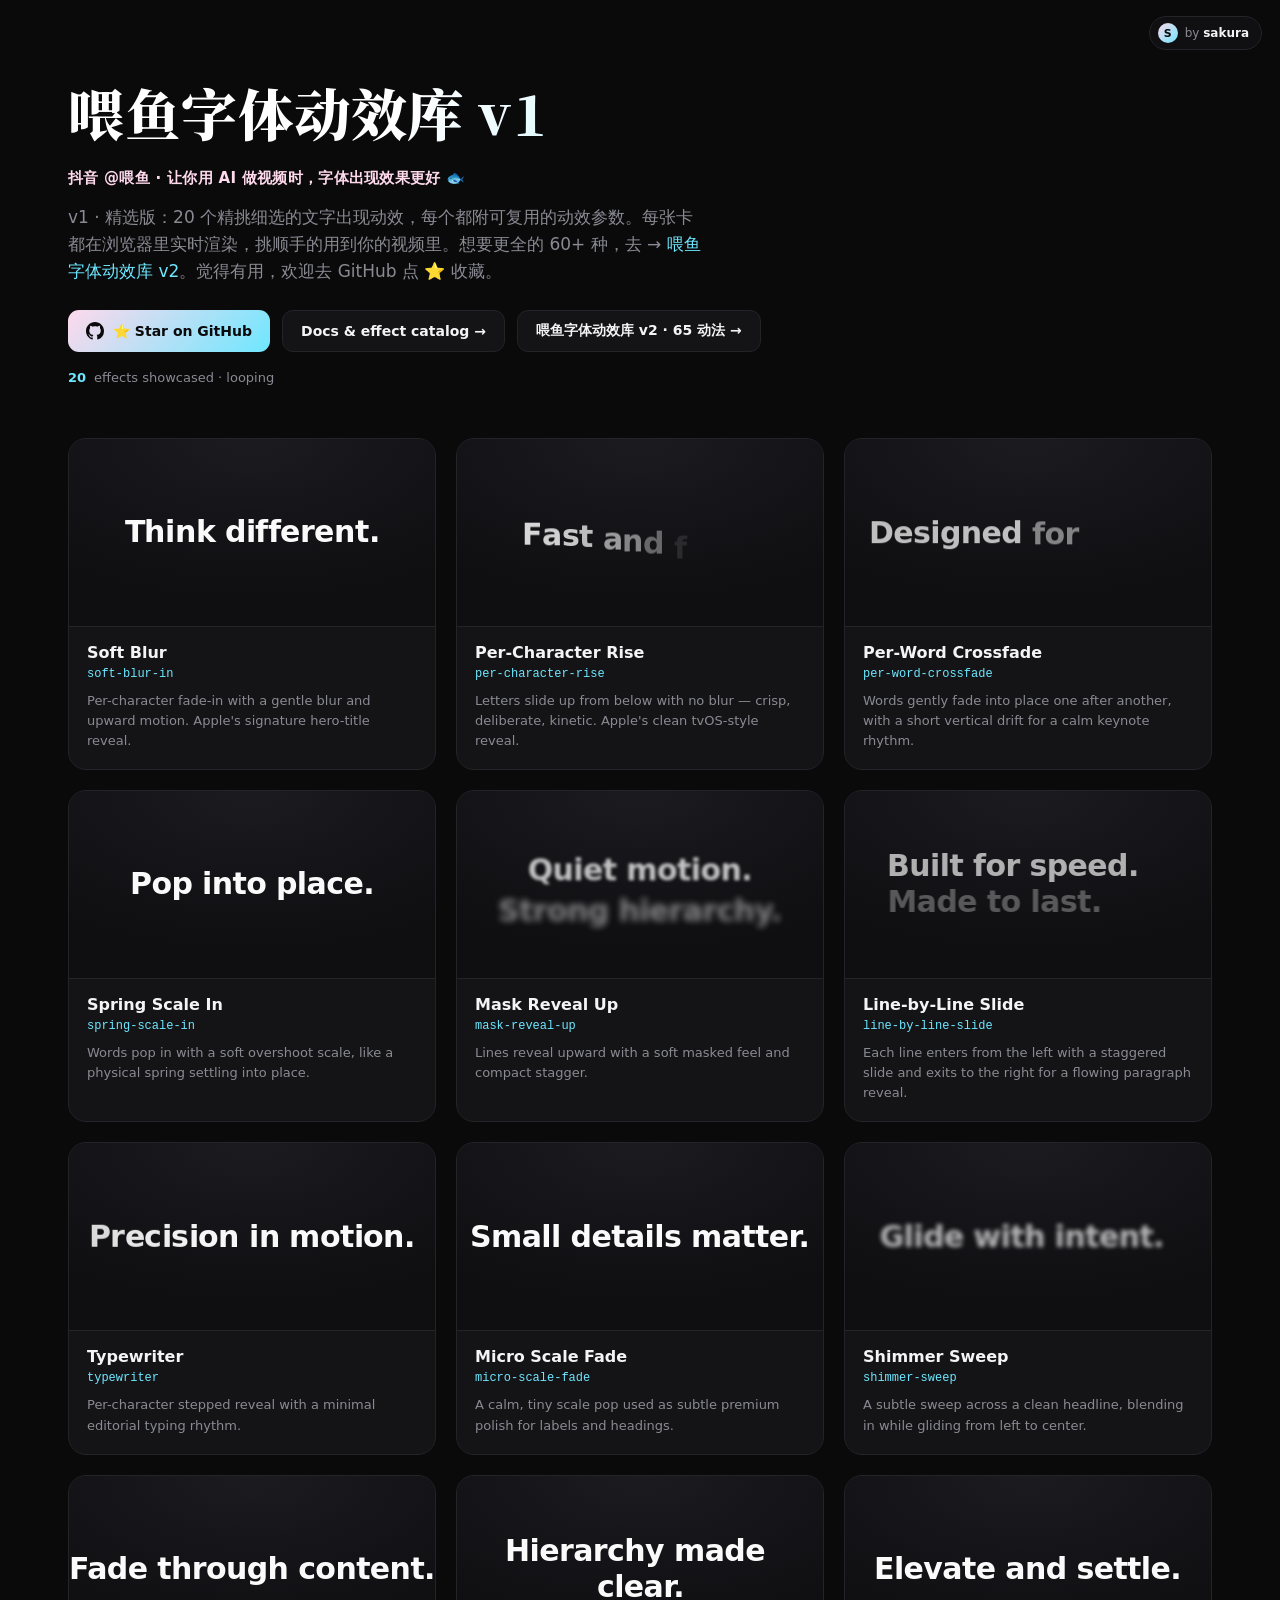
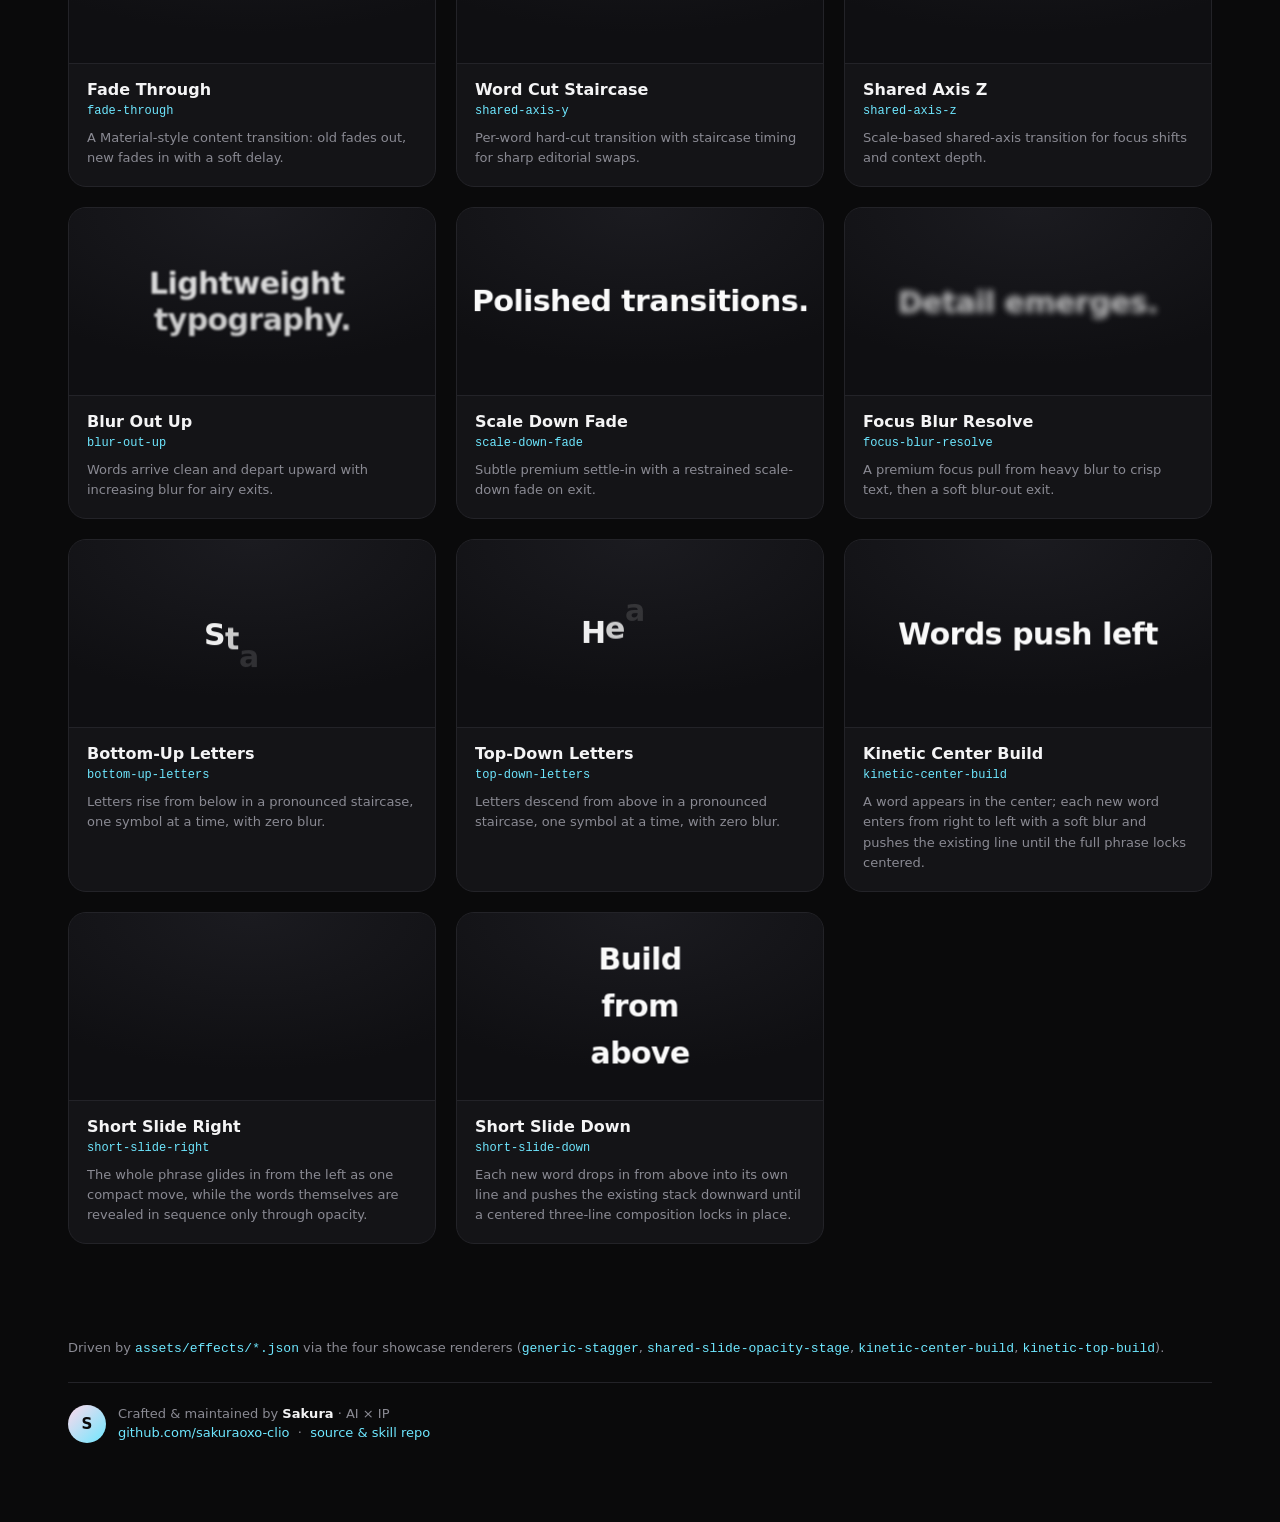
<file: demo/index.html>
<!DOCTYPE html>
<html lang="en">
<head>
<meta charset="UTF-8" />
<meta name="viewport" content="width=device-width, initial-scale=1.0" />
<title>喂鱼字体动效库 v1 · live catalog</title>
<style>
  /* 标题=思源宋体 Noto Serif SC，自托管子集（仅标题字），不依赖 Google Fonts */
  @font-face {
    font-family: "Noto Serif SC"; font-weight: 900; font-display: swap;
    src: url(../assets/library/fonts/noto-serif-sc-title.woff2) format("woff2");
  }
  :root {
    --bg: #0a0a0b;
    --card: #141417;
    --card-edge: #232328;
    --ink: #f4f4f5;
    --muted: #8a8a93;
    --accent: #6ee7ff;
  }
  * { box-sizing: border-box; }
  html, body { margin: 0; padding: 0; }
  body {
    background: var(--bg);
    color: var(--ink);
    font-family: -apple-system, "SF Pro Display", "Segoe UI", system-ui, sans-serif;
    -webkit-font-smoothing: antialiased;
  }
  header {
    max-width: 1200px;
    margin: 0 auto;
    padding: 72px 28px 28px;
  }
  h1 {
    font-size: clamp(34px, 5vw, 56px);
    font-family: "Noto Serif SC", "Songti SC", serif;
    font-weight: 900;
    letter-spacing: 0.01em;
    margin: 0 0 14px;
    background: linear-gradient(120deg, #fff 30%, var(--accent));
    -webkit-background-clip: text;
    background-clip: text;
    color: transparent;
  }
  header p {
    color: var(--muted);
    font-size: 17px;
    line-height: 1.6;
    max-width: 640px;
    margin: 0 0 6px;
  }
  header .tag {
    display: inline-flex;
    gap: 8px;
    margin-top: 18px;
    font-size: 13px;
    color: var(--muted);
  }
  header .tag b { color: var(--accent); font-weight: 600; }
  .grid {
    max-width: 1200px;
    margin: 0 auto;
    padding: 24px 28px 96px;
    display: grid;
    grid-template-columns: repeat(auto-fill, minmax(330px, 1fr));
    gap: 20px;
  }
  .card {
    background: var(--card);
    border: 1px solid var(--card-edge);
    border-radius: 18px;
    overflow: hidden;
    transition: border-color 0.3s, transform 0.3s;
  }
  .card:hover { border-color: #34343c; transform: translateY(-2px); }
  .stage {
    height: 188px;
    display: flex;
    align-items: center;
    justify-content: center;
    text-align: center;
    perspective: 900px;
    background:
      radial-gradient(120% 120% at 50% 0%, #1b1b20 0%, #0f0f12 70%);
    border-bottom: 1px solid var(--card-edge);
    position: relative;
    overflow: hidden;
  }
  .ta-title {
    margin: 0;
    font-size: 30px;
    font-weight: 650;
    letter-spacing: -0.02em;
    line-height: 1.2;
    display: inline-block;
    transform-style: preserve-3d;
    color: #fafafa;
    white-space: pre-wrap;
    padding: 0 16px;
  }
  .ta-unit {
    display: inline-block;
    backface-visibility: hidden;
    white-space: pre;
    will-change: transform, opacity, filter;
  }
  .ta-unit.line { display: block; }
  .ta-kinetic {
    position: relative;
    width: 100%;
    height: 100%;
    font-size: 30px;
    font-weight: 650;
    letter-spacing: -0.02em;
    color: #fafafa;
  }
  .ta-kinetic .ta-unit { white-space: nowrap; }
  .meta { padding: 16px 18px 18px; }
  .meta .name { font-size: 16px; font-weight: 650; }
  .meta .id {
    display: inline-block;
    margin-top: 4px;
    font-size: 12px;
    color: var(--accent);
    font-family: ui-monospace, "SF Mono", Menlo, monospace;
  }
  .meta .desc {
    color: var(--muted);
    font-size: 13px;
    line-height: 1.55;
    margin: 10px 0 0;
  }
  footer {
    max-width: 1200px;
    margin: 0 auto;
    padding: 0 28px 80px;
    color: var(--muted);
    font-size: 13px;
  }
  footer code { color: var(--accent); }
  a { color: var(--accent); text-decoration: none; }
  a:hover { text-decoration: underline; }
  /* sakura signature block */
  .sig {
    display: flex;
    align-items: center;
    gap: 12px;
    margin-top: 26px;
    padding-top: 22px;
    border-top: 1px solid var(--card-edge);
  }
  .sig .avatar {
    width: 38px; height: 38px;
    border-radius: 50%;
    display: grid; place-items: center;
    font-weight: 700; font-size: 15px;
    color: #0a0a0b;
    background: linear-gradient(135deg, #ffd9ec 0%, var(--accent) 100%);
    flex: none;
  }
  .sig .who { line-height: 1.45; }
  .sig .who b { color: var(--ink); font-weight: 650; }
  .sig .who a { color: var(--accent); }
  /* corner watermark */
  .watermark {
    position: fixed;
    top: 16px; right: 18px;
    z-index: 20;
    display: flex; align-items: center; gap: 7px;
    padding: 6px 12px 6px 8px;
    border-radius: 999px;
    background: rgba(20,20,23,0.72);
    border: 1px solid var(--card-edge);
    backdrop-filter: blur(8px);
    font-size: 12px; color: var(--muted);
    text-decoration: none;
    transition: border-color .25s, color .25s;
  }
  .watermark:hover { border-color: var(--accent); color: var(--ink); text-decoration: none; }
  .watermark .dot {
    width: 20px; height: 20px; border-radius: 50%;
    background: linear-gradient(135deg, #ffd9ec 0%, var(--accent) 100%);
    display: grid; place-items: center;
    color: #0a0a0b; font-weight: 700; font-size: 11px;
  }
  .watermark b { color: var(--ink); font-weight: 600; }
  /* header CTA */
  .cta-row { display: flex; flex-wrap: wrap; gap: 12px; margin-top: 24px; }
  .btn {
    display: inline-flex; align-items: center; gap: 9px;
    padding: 11px 18px;
    border-radius: 11px;
    font-size: 14px; font-weight: 600;
    text-decoration: none;
    transition: transform .2s, border-color .2s, background .2s;
  }
  .btn svg { width: 18px; height: 18px; }
  .btn-primary {
    color: #0a0a0b;
    background: linear-gradient(135deg, #ffd9ec 0%, var(--accent) 100%);
  }
  .btn-primary:hover { transform: translateY(-2px); }
  .btn-ghost {
    color: var(--ink);
    border: 1px solid var(--card-edge);
    background: var(--card);
  }
  .btn-ghost:hover { border-color: var(--accent); transform: translateY(-2px); }
</style>
</head>
<body>
  <a class="watermark" href="https://github.com/sakuraoxo-clio/sakura-animate-text" target="_blank" rel="noopener">
    <span class="dot">S</span><span>by&nbsp;<b>sakura</b></span>
  </a>
  <header>
    <h1>喂鱼字体动效库 v1</h1>
    <p style="color:#ffd9ec;font-weight:600;font-size:15px;margin:0 0 14px;letter-spacing:.02em;">抖音 @喂鱼 · 让你用 AI 做视频时，字体出现效果更好 🐟</p>
    <p>v1 · 精选版：20 个精挑细选的文字出现动效，每个都附可复用的动效参数。每张卡都在浏览器里实时渲染，挑顺手的用到你的视频里。想要更全的 60+ 种，去 → <a href="./catalog/">喂鱼字体动效库 v2</a>。觉得有用，欢迎去 GitHub 点 ⭐ 收藏。</p>
    <div class="cta-row">
      <a class="btn btn-primary" href="https://github.com/sakuraoxo-clio/sakura-animate-text" target="_blank" rel="noopener">
        <svg viewBox="0 0 16 16" fill="currentColor" aria-hidden="true"><path d="M8 0C3.58 0 0 3.58 0 8c0 3.54 2.29 6.53 5.47 7.59.4.07.55-.17.55-.38 0-.19-.01-.82-.01-1.49-2.01.37-2.53-.49-2.69-.94-.09-.23-.48-.94-.82-1.13-.28-.15-.68-.52-.01-.53.63-.01 1.08.58 1.23.82.72 1.21 1.87.87 2.33.66.07-.52.28-.87.51-1.07-1.78-.2-3.64-.89-3.64-3.95 0-.87.31-1.59.82-2.15-.08-.2-.36-1.02.08-2.12 0 0 .67-.21 2.2.82.64-.18 1.32-.27 2-.27.68 0 1.36.09 2 .27 1.53-1.04 2.2-.82 2.2-.82.44 1.1.16 1.92.08 2.12.51.56.82 1.27.82 2.15 0 3.07-1.87 3.75-3.65 3.95.29.25.54.73.54 1.48 0 1.07-.01 1.93-.01 2.2 0 .21.15.46.55.38A8.01 8.01 0 0016 8c0-4.42-3.58-8-8-8z"/></svg>
        ⭐ Star on GitHub
      </a>
      <a class="btn btn-ghost" href="https://github.com/sakuraoxo-clio/sakura-animate-text#readme" target="_blank" rel="noopener">Docs &amp; effect catalog →</a>
      <a class="btn btn-ghost" href="./catalog/">喂鱼字体动效库 v2 · 65 动法 →</a>
    </div>
    <div class="tag"><b id="count">0</b> effects showcased · looping</div>
  </header>
  <div class="grid" id="grid"></div>
  <footer>
    Driven by <code>assets/effects/*.json</code> via the four showcase renderers
    (<code>generic-stagger</code>, <code>shared-slide-opacity-stage</code>,
    <code>kinetic-center-build</code>, <code>kinetic-top-build</code>).
    <div class="sig">
      <div class="avatar">S</div>
      <div class="who">
        Crafted &amp; maintained by <b>Sakura</b> · AI&nbsp;×&nbsp;IP<br>
        <a href="https://github.com/sakuraoxo-clio" target="_blank" rel="noopener">github.com/sakuraoxo-clio</a>
        &nbsp;·&nbsp;
        <a href="https://github.com/sakuraoxo-clio/sakura-animate-text" target="_blank" rel="noopener">source &amp; skill repo</a>
      </div>
    </div>
  </footer>
  <script src="effects-data.js"></script>
  <script src="gallery.js"></script>
</body>
</html>
</file>
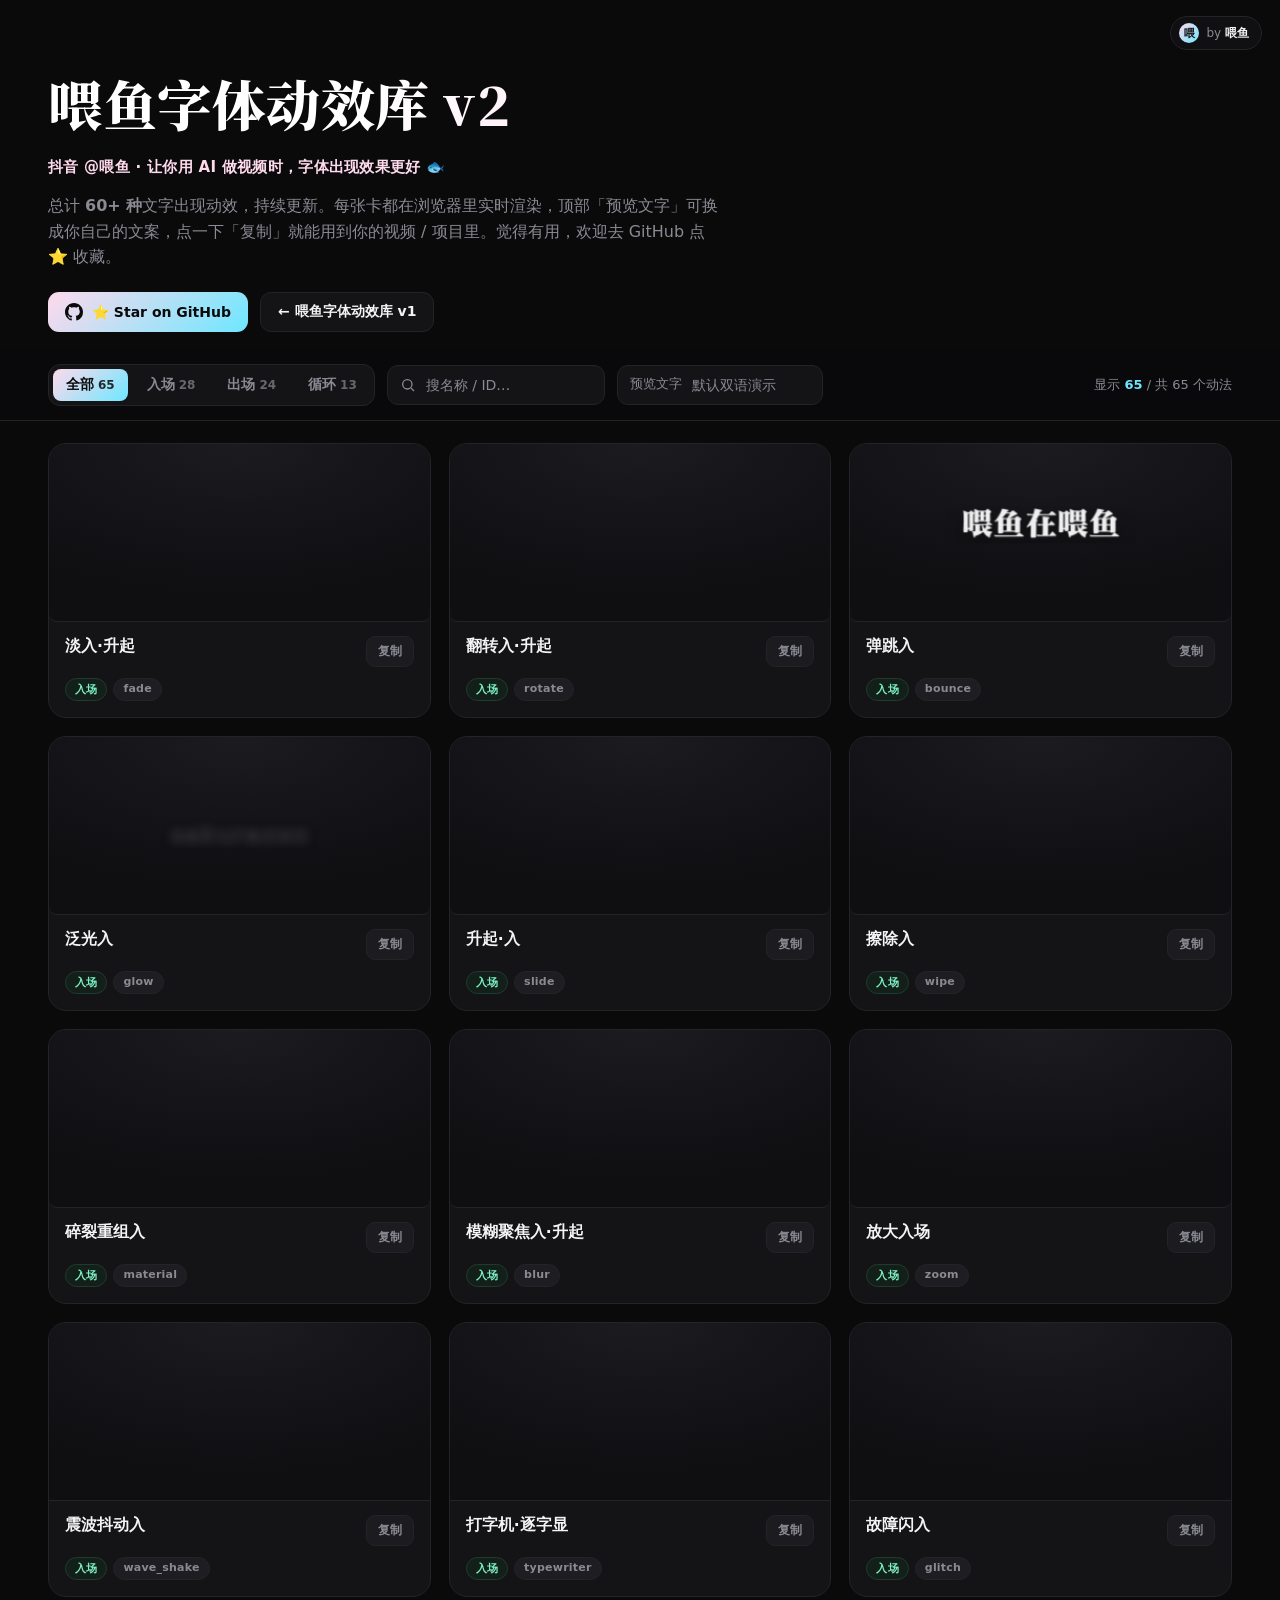
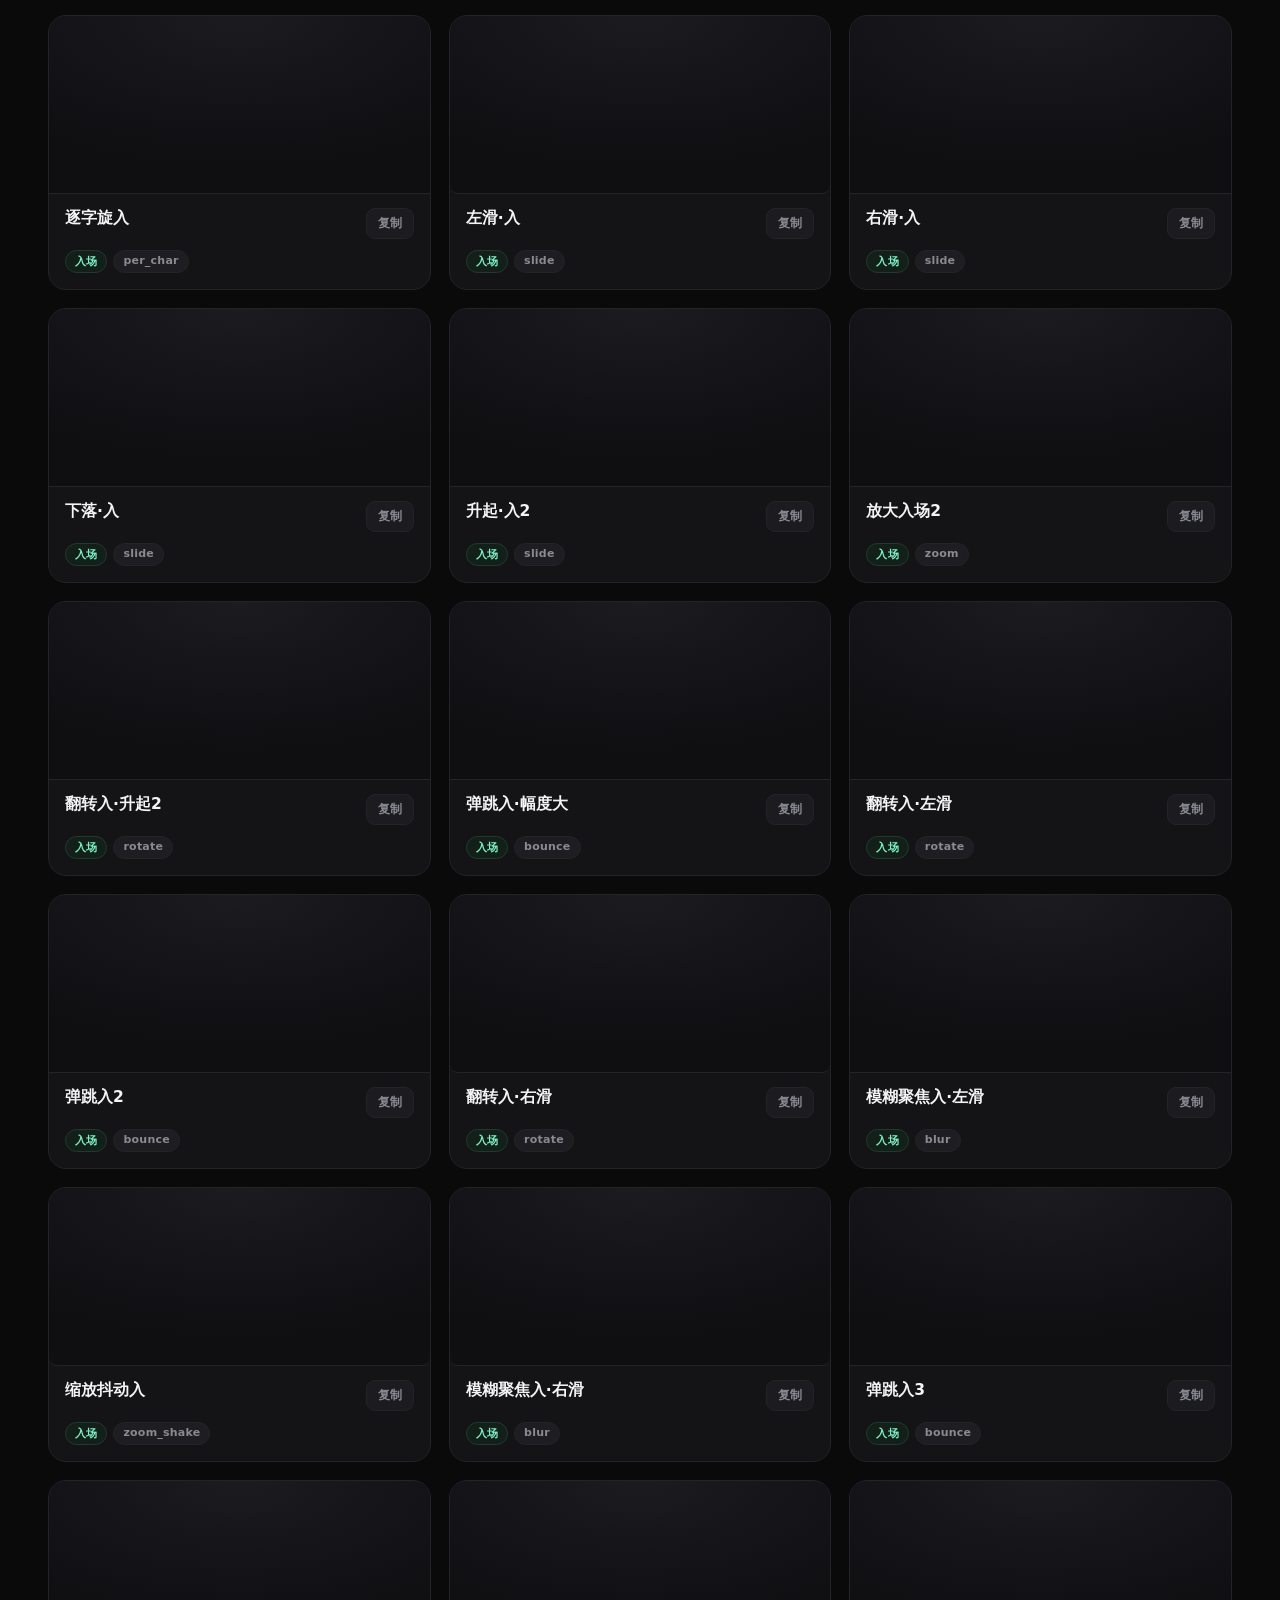
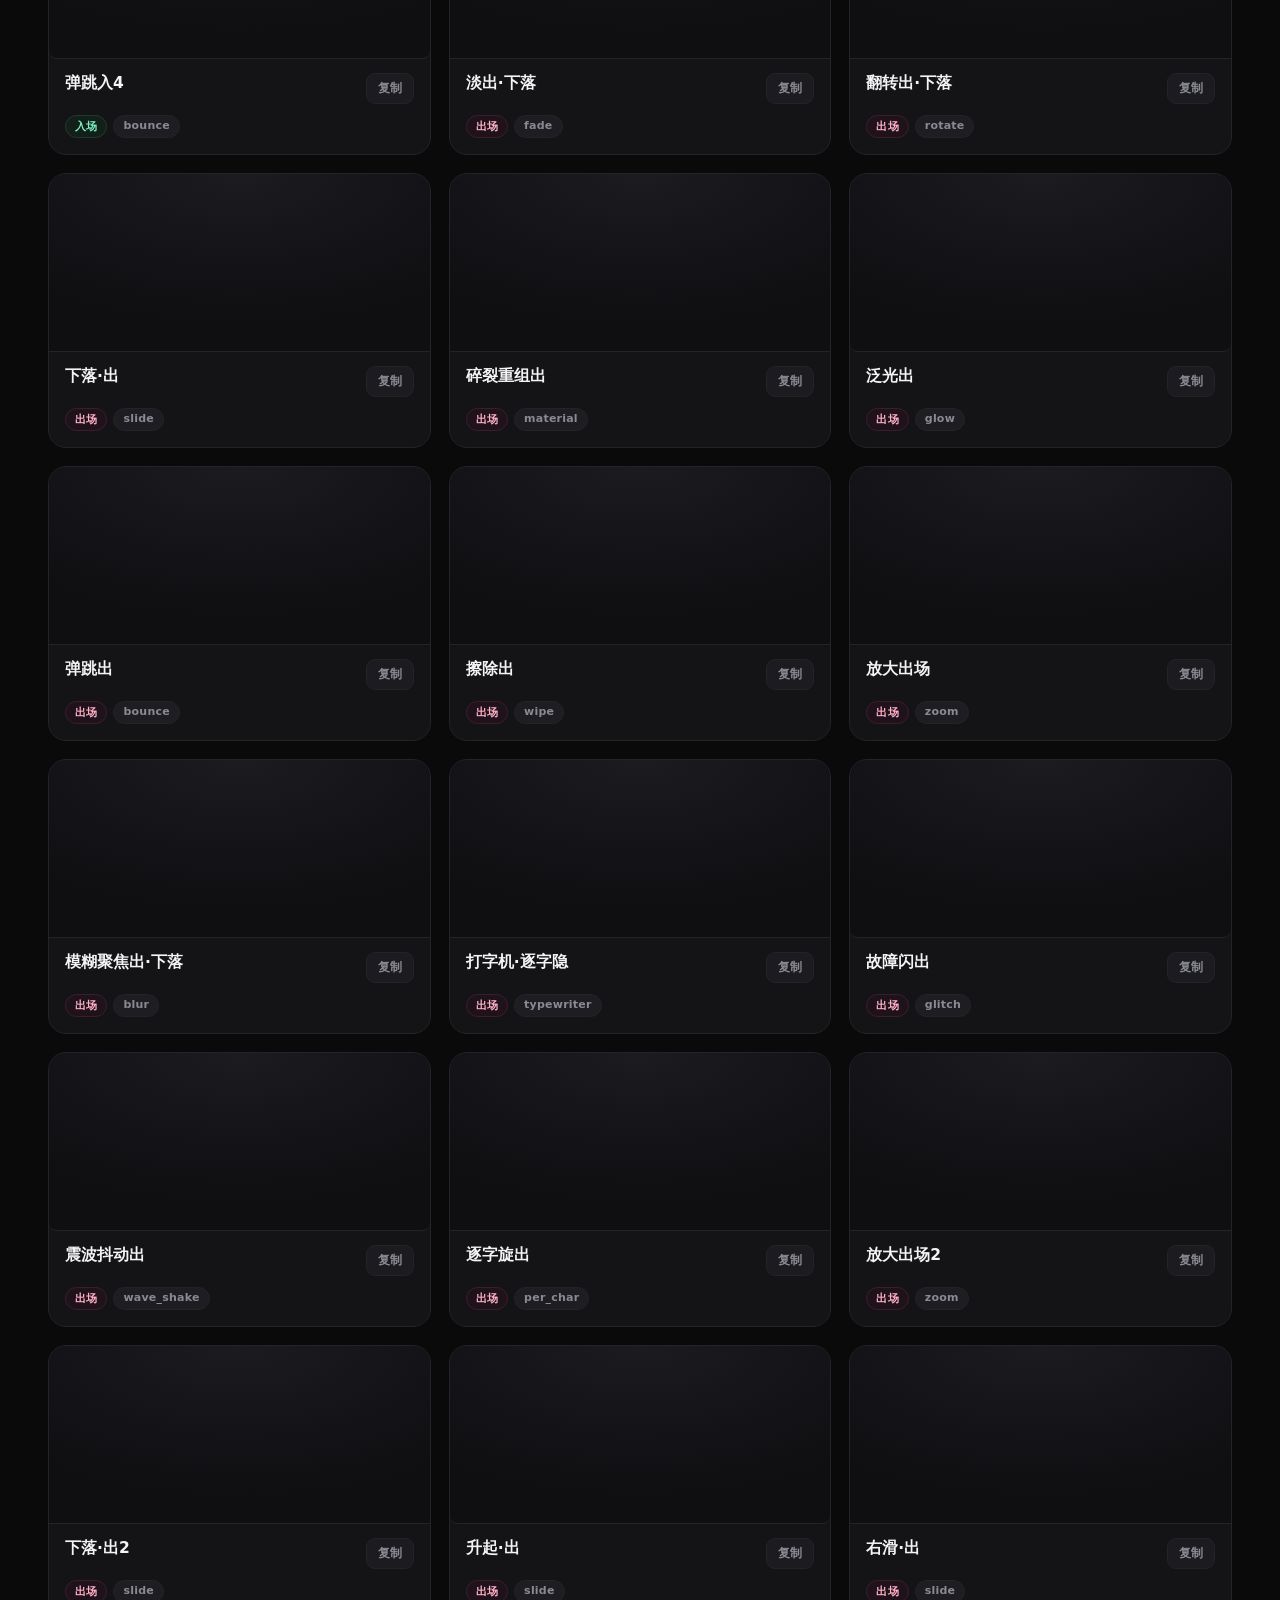
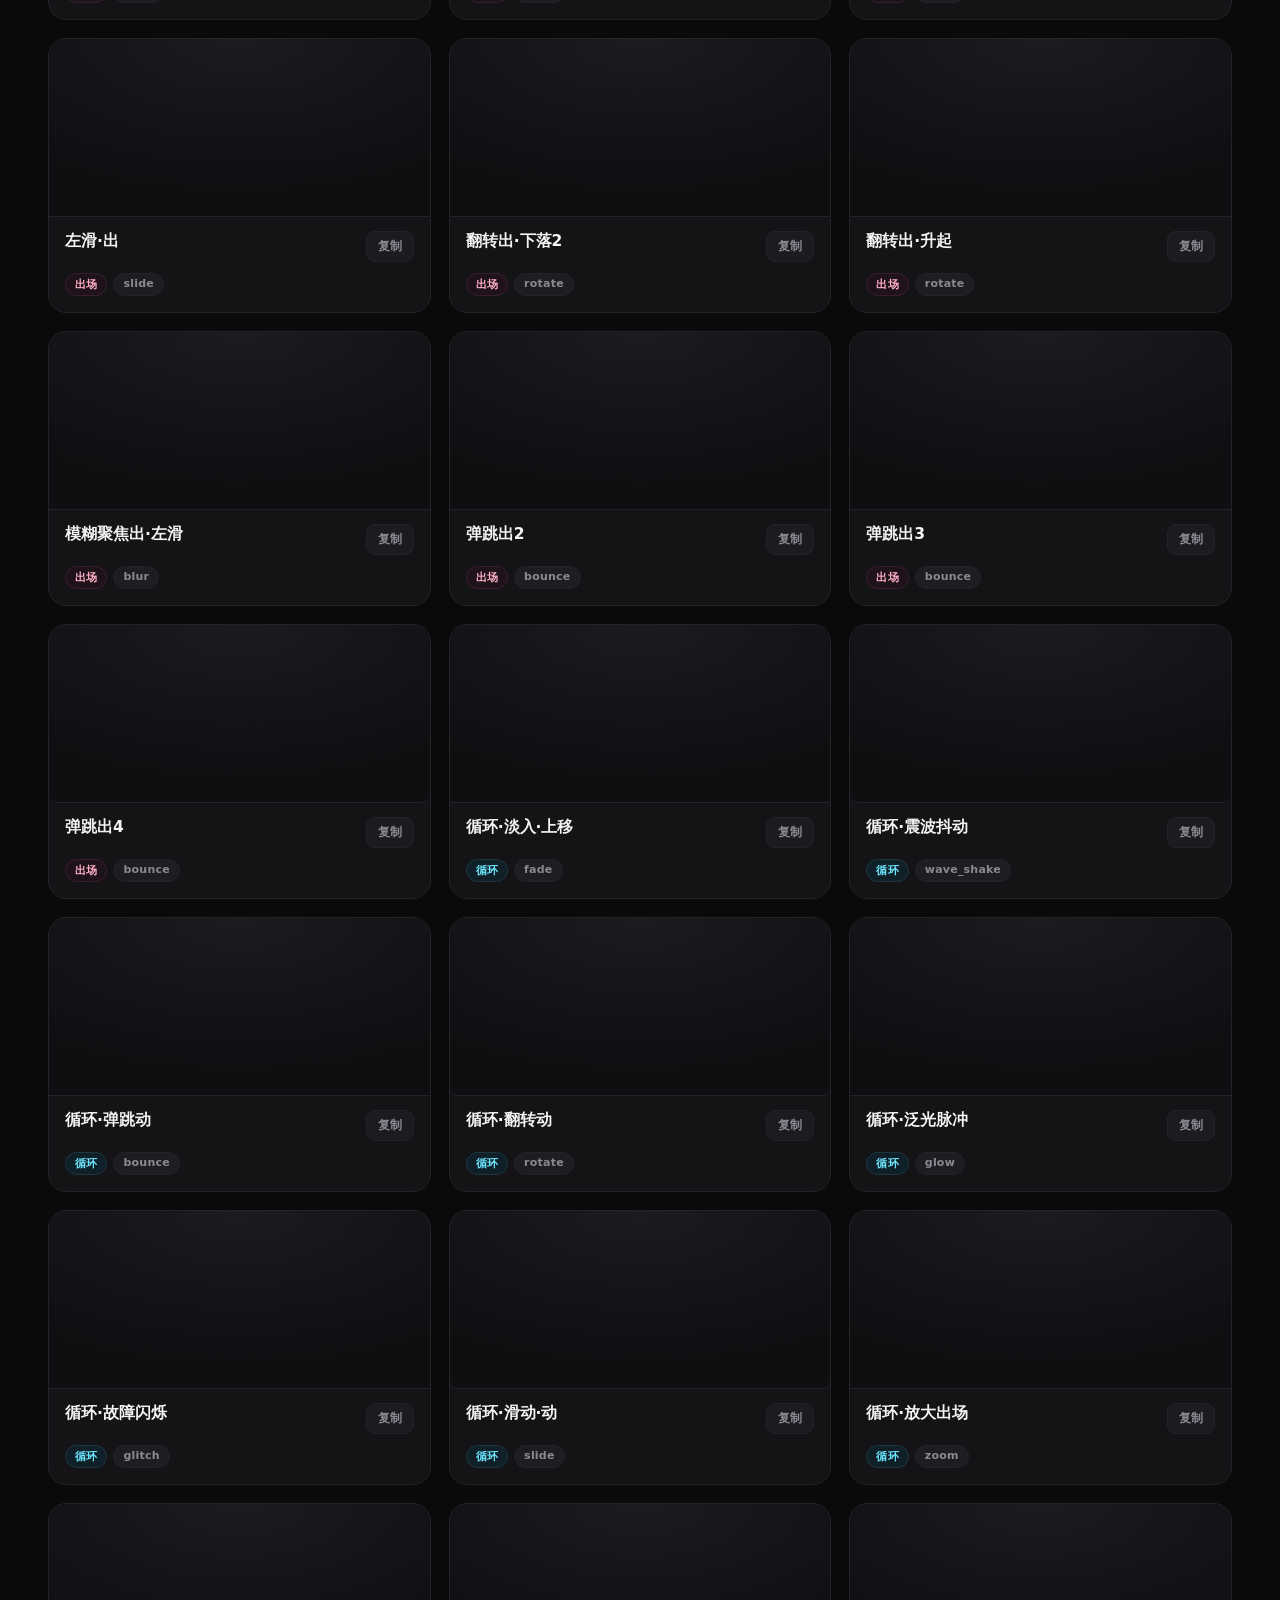
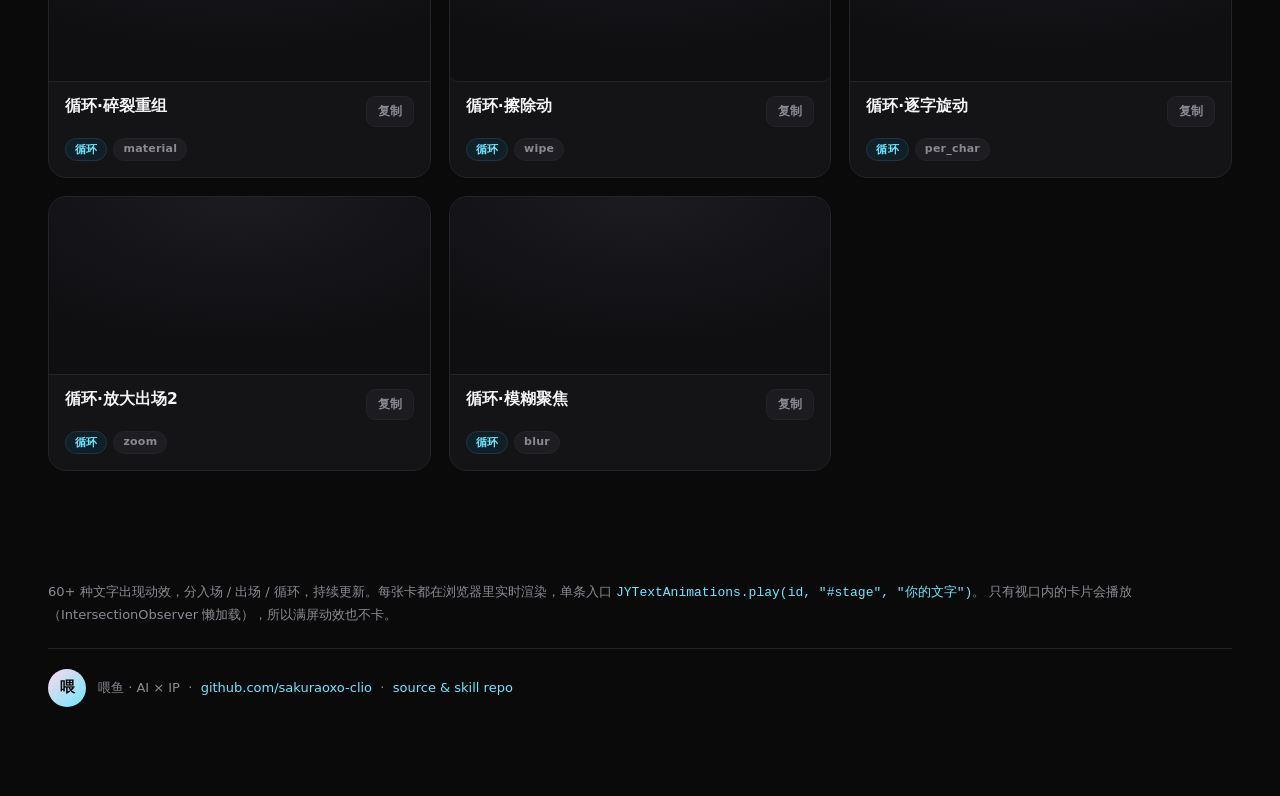
<file: demo/catalog/index.html>
<!DOCTYPE html>
<html lang="zh-CN">
<head>
<meta charset="UTF-8" />
<meta name="viewport" content="width=device-width, initial-scale=1.0" />
<title>喂鱼字体动效库 v2 · live catalog</title>
<meta name="description" content="抖音 @喂鱼 · 让你用 AI 做视频时字体出现效果更好。60+ 种文字出现动效，持续更新，浏览器实时渲染，复制即用。" />
<link rel="stylesheet" href="../../assets/library/jy-text-animations.css" />
<style>
  /* 中文展示字体：Eva 宋体（family: SourceHanSerifSC EvaJian），按 unicode-range 拆两片：
     品牌片 10KB 默认即载；CJK 片 1.5MB 仅在输入自定义中文时才下载。CJK 规则在前、品牌规则在后，
     品牌中文字（喂鱼视频…）命中重叠区时用后者，默认页因此只下品牌片。 */
  @font-face {
    font-family: "Eva Ming"; font-weight: 700; font-display: swap;
    src: url(../../assets/library/fonts/eva-ming-cjk.woff2) format("woff2");
    unicode-range: U+4E00-9FFF;
  }
  @font-face {
    font-family: "Eva Ming"; font-weight: 700; font-display: swap;
    src: url(../../assets/library/fonts/eva-ming-brand.woff2) format("woff2");
    unicode-range: U+0020-00FF, U+5582, U+9C7C, U+5728, U+89C6, U+9891, U+5B57, U+4F53, U+52A8, U+6548;
  }
  /* 标题=思源宋体 Noto Serif SC（自托管子集，仅标题字）；英文展示=Space Grotesk（自托管 latin）。
     全部自托管，不依赖 Google Fonts——国内打开也能看到正确字体。 */
  @font-face {
    font-family: "Noto Serif SC"; font-weight: 900; font-display: swap;
    src: url(../../assets/library/fonts/noto-serif-sc-title.woff2) format("woff2");
  }
  @font-face {
    font-family: "Space Grotesk"; font-weight: 700; font-display: swap;
    src: url(../../assets/library/fonts/space-grotesk-latin.woff2) format("woff2");
  }
  :root {
    --bg: #0a0a0b;
    --card: #141417;
    --card-edge: #232328;
    --ink: #f4f4f5;
    --muted: #8a8a93;
    --accent: #6ee7ff;
    --pink: #ffd9ec;
  }
  * { box-sizing: border-box; }
  html, body { margin: 0; padding: 0; }
  body {
    background: var(--bg);
    color: var(--ink);
    font-family: -apple-system, "SF Pro Display", "PingFang SC", "Segoe UI", system-ui, sans-serif;
    -webkit-font-smoothing: antialiased;
  }
  a { color: var(--accent); text-decoration: none; }
  a:hover { text-decoration: underline; }

  header {
    max-width: 1240px;
    margin: 0 auto;
    padding: 64px 28px 18px;
  }
  h1 {
    font-size: clamp(32px, 5vw, 54px);
    font-family: "Noto Serif SC", "Eva Ming", serif;
    font-weight: 900;
    letter-spacing: 0.01em;
    margin: 0 0 14px;
    background: linear-gradient(120deg, #fff 28%, var(--pink) 64%, var(--accent));
    -webkit-background-clip: text;
    background-clip: text;
    color: transparent;
  }
  header p {
    color: var(--muted);
    font-size: 16px;
    line-height: 1.6;
    max-width: 680px;
    margin: 0 0 6px;
  }
  .cta-row { display: flex; flex-wrap: wrap; gap: 12px; margin-top: 22px; }
  .btn {
    display: inline-flex; align-items: center; gap: 9px;
    padding: 10px 17px; border-radius: 11px;
    font-size: 14px; font-weight: 600; text-decoration: none;
    transition: transform .2s, border-color .2s, background .2s;
  }
  .btn:hover { text-decoration: none; }
  .btn svg { width: 18px; height: 18px; }
  .btn-primary { color: #0a0a0b; background: linear-gradient(135deg, var(--pink) 0%, var(--accent) 100%); }
  .btn-primary:hover { transform: translateY(-2px); }
  .btn-ghost { color: var(--ink); border: 1px solid var(--card-edge); background: var(--card); }
  .btn-ghost:hover { border-color: var(--accent); transform: translateY(-2px); }

  /* ---- sticky controls ---- */
  .controls {
    position: sticky; top: 0; z-index: 30;
    background: rgba(10,10,11,0.82);
    backdrop-filter: blur(12px);
    border-bottom: 1px solid var(--card-edge);
  }
  .controls-inner {
    max-width: 1240px; margin: 0 auto;
    padding: 14px 28px;
    display: flex; flex-wrap: wrap; align-items: center; gap: 12px;
  }
  .tabs { display: inline-flex; gap: 6px; background: var(--card); border: 1px solid var(--card-edge); padding: 4px; border-radius: 12px; }
  .tab {
    appearance: none; border: 0; cursor: pointer;
    background: transparent; color: var(--muted);
    font-size: 13.5px; font-weight: 600;
    padding: 7px 13px; border-radius: 8px;
    transition: background .2s, color .2s;
    font-family: inherit;
  }
  .tab:hover { color: var(--ink); }
  .tab.active { background: linear-gradient(135deg, var(--pink) 0%, var(--accent) 100%); color: #0a0a0b; }
  .tab .n { opacity: .7; font-weight: 600; margin-left: 4px; font-size: 12px; }
  .tab.active .n { opacity: .85; }

  .field {
    display: inline-flex; align-items: center; gap: 8px;
    background: var(--card); border: 1px solid var(--card-edge);
    border-radius: 11px; padding: 0 12px; height: 40px;
  }
  .field:focus-within { border-color: var(--accent); }
  .field svg { width: 16px; height: 16px; color: var(--muted); flex: none; }
  .field input {
    border: 0; outline: 0; background: transparent;
    color: var(--ink); font-size: 14px; font-family: inherit;
    width: 168px;
  }
  .field input::placeholder { color: var(--muted); }
  .field.preview input { width: 120px; }
  .field label { color: var(--muted); font-size: 12.5px; white-space: nowrap; }
  .spacer { flex: 1 1 auto; }
  .count-badge { color: var(--muted); font-size: 13px; white-space: nowrap; }
  .count-badge b { color: var(--accent); font-weight: 700; }

  /* ---- grid + cards (mirrors the curated demo) ---- */
  .grid {
    max-width: 1240px; margin: 0 auto;
    padding: 22px 28px 110px;
    display: grid;
    grid-template-columns: repeat(auto-fill, minmax(300px, 1fr));
    gap: 18px;
  }
  .empty { color: var(--muted); padding: 60px 28px; text-align: center; grid-column: 1 / -1; font-size: 15px; }
  .card {
    background: var(--card);
    border: 1px solid var(--card-edge);
    border-radius: 18px; overflow: hidden;
    transition: border-color .3s, transform .3s;
  }
  .card:hover { border-color: #34343c; transform: translateY(-2px); }
  .stage {
    height: 178px; position: relative; overflow: hidden;
    border-bottom: 1px solid var(--card-edge);
    background: radial-gradient(120% 120% at 50% 0%, #1b1b20 0%, #0f0f12 70%);
  }
  /* let the curated stage gradient show; library only paints text inside */
  .stage .jyta-stage {
    background: transparent !important;
    min-height: 0; width: 100%; height: 100%;
    border-radius: 0;
  }
  /* showcase text: English (Latin) → Space Grotesk; Chinese → Eva 宋体.
     Latin-first so sakuraoxo uses Space Grotesk; CJK glyphs fall through to Eva Ming. */
  .stage .jyta-text {
    color: #fafafa; font-size: 28px; padding: 0 14px; text-align: center;
    font-family: "Space Grotesk", "Eva Ming", -apple-system, "PingFang SC", serif;
  }

  .meta { padding: 14px 16px 16px; }
  .meta .top { display: flex; align-items: flex-start; justify-content: space-between; gap: 10px; }
  .meta .name { font-size: 15.5px; font-weight: 650; line-height: 1.35; }
  .meta .id {
    display: inline-block; margin-top: 5px;
    font-size: 11.5px; color: var(--accent);
    font-family: ui-monospace, "SF Mono", Menlo, monospace;
    word-break: break-all;
  }
  .chips { display: flex; flex-wrap: wrap; gap: 6px; margin-top: 11px; }
  .chip {
    font-size: 11px; font-weight: 600; letter-spacing: .02em;
    padding: 3px 9px; border-radius: 999px;
    background: #1d1d22; color: var(--muted); border: 1px solid var(--card-edge);
  }
  .chip.g-in { color: #7df0c4; border-color: #1f3a30; background: #122019; }
  .chip.g-out { color: #ffb1c8; border-color: #3a1f2a; background: #20121a; }
  .chip.g-loop { color: var(--accent); border-color: #1f3540; background: #102029; }
  .chip.alias { color: #d7b8ff; border-color: #322a40; background: #1a1622; }
  .copy {
    appearance: none; cursor: pointer; flex: none;
    border: 1px solid var(--card-edge); background: #1b1b20;
    color: var(--muted); font-family: inherit;
    font-size: 12px; font-weight: 600;
    padding: 6px 11px; border-radius: 9px;
    transition: color .2s, border-color .2s, background .2s;
  }
  .copy:hover { color: var(--ink); border-color: var(--accent); }
  .copy.done { color: #0a0a0b; background: linear-gradient(135deg, var(--pink) 0%, var(--accent) 100%); border-color: transparent; }

  footer {
    max-width: 1240px; margin: 0 auto;
    padding: 0 28px 90px; color: var(--muted); font-size: 13px; line-height: 1.7;
  }
  footer code { color: var(--accent); }
  .sig { display: flex; align-items: center; gap: 12px; margin-top: 22px; padding-top: 20px; border-top: 1px solid var(--card-edge); }
  .sig .avatar { width: 38px; height: 38px; border-radius: 50%; display: grid; place-items: center; font-weight: 700; font-size: 15px; color: #0a0a0b; background: linear-gradient(135deg, var(--pink) 0%, var(--accent) 100%); flex: none; }
  .sig .who b { color: var(--ink); font-weight: 650; }

  .watermark {
    position: fixed; top: 16px; right: 18px; z-index: 40;
    display: flex; align-items: center; gap: 7px;
    padding: 6px 12px 6px 8px; border-radius: 999px;
    background: rgba(20,20,23,0.72); border: 1px solid var(--card-edge);
    backdrop-filter: blur(8px); font-size: 12px; color: var(--muted);
    text-decoration: none; transition: border-color .25s, color .25s;
  }
  .watermark:hover { border-color: var(--accent); color: var(--ink); text-decoration: none; }
  .watermark .dot { width: 20px; height: 20px; border-radius: 50%; background: linear-gradient(135deg, var(--pink) 0%, var(--accent) 100%); display: grid; place-items: center; color: #0a0a0b; font-weight: 700; font-size: 11px; }
  .watermark b { color: var(--ink); font-weight: 600; }

  @media (max-width: 560px) {
    .field input { width: 120px; }
    .field.preview input { width: 96px; }
    .spacer { flex-basis: 100%; height: 0; }
  }
</style>
</head>
<body>
  <a class="watermark" href="https://github.com/sakuraoxo-clio/sakura-animate-text" target="_blank" rel="noopener">
    <span class="dot">喂</span><span>by&nbsp;<b>喂鱼</b></span>
  </a>

  <header>
    <h1>喂鱼字体动效库 v2</h1>
    <p style="color:var(--pink);font-weight:600;font-size:15px;margin:0 0 14px;letter-spacing:.02em;">抖音 @喂鱼 · 让你用 AI 做视频时，字体出现效果更好 🐟</p>
    <p>总计 <b>60+ 种</b>文字出现动效，持续更新。每张卡都在浏览器里实时渲染，顶部「预览文字」可换成你自己的文案，点一下「复制」就能用到你的视频 / 项目里。觉得有用，欢迎去 GitHub 点 ⭐ 收藏。</p>
    <div class="cta-row">
      <a class="btn btn-primary" href="https://github.com/sakuraoxo-clio/sakura-animate-text" target="_blank" rel="noopener">
        <svg viewBox="0 0 16 16" fill="currentColor" aria-hidden="true"><path d="M8 0C3.58 0 0 3.58 0 8c0 3.54 2.29 6.53 5.47 7.59.4.07.55-.17.55-.38 0-.19-.01-.82-.01-1.49-2.01.37-2.53-.49-2.69-.94-.09-.23-.48-.94-.82-1.13-.28-.15-.68-.52-.01-.53.63-.01 1.08.58 1.23.82.72 1.21 1.87.87 2.33.66.07-.52.28-.87.51-1.07-1.78-.2-3.64-.89-3.64-3.95 0-.87.31-1.59.82-2.15-.08-.2-.36-1.02.08-2.12 0 0 .67-.21 2.2.82.64-.18 1.32-.27 2-.27.68 0 1.36.09 2 .27 1.53-1.04 2.2-.82 2.2-.82.44 1.1.16 1.92.08 2.12.51.56.82 1.27.82 2.15 0 3.07-1.87 3.75-3.65 3.95.29.25.54.73.54 1.48 0 1.07-.01 1.93-.01 2.2 0 .21.15.46.55.38A8.01 8.01 0 0016 8c0-4.42-3.58-8-8-8z"/></svg>
        ⭐ Star on GitHub
      </a>
      <a class="btn btn-ghost" href="../">← 喂鱼字体动效库 v1</a>
    </div>
  </header>

  <div class="controls">
    <div class="controls-inner">
      <div class="tabs" id="tabs">
        <button class="tab active" data-group="">全部<span class="n" id="n-all">65</span></button>
        <button class="tab" data-group="入场">入场<span class="n" id="n-in">28</span></button>
        <button class="tab" data-group="出场">出场<span class="n" id="n-out">24</span></button>
        <button class="tab" data-group="循环">循环<span class="n" id="n-loop">13</span></button>
      </div>
      <div class="field">
        <svg viewBox="0 0 24 24" fill="none" stroke="currentColor" stroke-width="2"><circle cx="11" cy="11" r="7"/><path d="m21 21-4.3-4.3"/></svg>
        <input id="search" type="search" placeholder="搜名称 / ID…" autocomplete="off" />
      </div>
      <div class="field preview">
        <label>预览文字</label>
        <input id="preview" type="text" placeholder="默认双语演示" maxlength="16" />
      </div>
      <div class="spacer"></div>
      <div class="count-badge">显示 <b id="shown">65</b> / 共 65 个动法</div>
    </div>
  </div>

  <div class="grid" id="grid"></div>

  <footer>
    60+ 种文字出现动效，分入场 / 出场 / 循环，持续更新。每张卡都在浏览器里实时渲染，单条入口 <code>JYTextAnimations.play(id, "#stage", "你的文字")</code>。
    只有视口内的卡片会播放（IntersectionObserver 懒加载），所以满屏动效也不卡。
    <div class="sig">
      <div class="avatar">喂</div>
      <div class="who">
        喂鱼 · AI&nbsp;×&nbsp;IP &nbsp;·&nbsp;
        <a href="https://github.com/sakuraoxo-clio" target="_blank" rel="noopener">github.com/sakuraoxo-clio</a>
        &nbsp;·&nbsp;
        <a href="https://github.com/sakuraoxo-clio/sakura-animate-text" target="_blank" rel="noopener">source &amp; skill repo</a>
      </div>
    </div>
  </footer>

  <script src="../../assets/library/jy-text-animations.js"></script>
  <script src="../../assets/library/presets.js"></script>
  <script>
  (function () {
    "use strict";
    const SAMPLES = ["喂鱼在喂鱼", "sakuraoxo"];   // bilingual showcase text (中文 / English)
    const grid = document.getElementById("grid");
    const previewInput = document.getElementById("preview");
    const searchInput = document.getElementById("search");
    const shownEl = document.getElementById("shown");
    const groupClass = { "入场": "g-in", "出场": "g-out", "循环": "g-loop" };

    function customText() { return (previewInput.value || "").trim(); }
    // default: alternate 中文 / English per loop; custom text (if typed) overrides both
    function sampleText(card, iter) {
      const c = customText();
      if (c) return c;
      return SAMPLES[(((card && card._textBase) || 0) + (iter || 0)) % SAMPLES.length];
    }

    // ---- build cards from the de-duped preset list (65 real motions) ----
    const all = (window.JYTA_PRESETS || []);   // [{id,name,kind,group,count,loop,aliases}, ...]
    const frag = document.createDocumentFragment();
    const cards = all.map(function (m, idx) {
      const card = document.createElement("article");
      card.className = "card";
      card.dataset.id = m.id;
      card.dataset.group = m.group;
      // search matches the honest name, the kind, the id, AND every original 剪映 name
      // that collapsed into this motion — so e.g. searching "描边粉笔" still lands here
      card.dataset.search = ((m.name || "") + " " + (m.aliases || []).join(" ") + " " + m.id + " " + (m.kind || "")).toLowerCase();
      card.innerHTML =
        '<div class="stage"></div>' +
        '<div class="meta">' +
          '<div class="top">' +
            '<div class="name"></div>' +
            '<button class="copy" type="button">复制</button>' +
          '</div>' +
          '<div class="chips">' +
            '<span class="chip ' + (groupClass[m.group] || "") + '">' + m.group + '</span>' +
            (m.kind ? '<span class="chip">' + m.kind + '</span>' : '') +
          '</div>' +
        '</div>';
      card.querySelector(".name").textContent = m.name || "(未命名)";
      card._stage = card.querySelector(".stage");
      card._textBase = idx;     // staggers which language each card starts on
      card._player = null;
      frag.appendChild(card);
      return card;
    });
    grid.appendChild(frag);

    // ---- per-card showcase cycle (group-aware) ----
    // Each group needs a different loop so text stays readable and the motion is the
    // event you watch — never a card stuck on its final (often invisible) frame:
    //   入场  enter → hold visible → repeat (replay starts at opacity 0, so it self-fades — no blank)
    //   出场  pin visible → hold → perform the exit → short gap → repeat
    //   循环  one infinite play, direction:alternate to kill the 0→1 hard-cut flicker
    const ENTER_HOLD = 1500, EXIT_HOLD = 1500, EXIT_GAP = 240;
    function finishedAll(h) {
      return Promise.all(((h && h.animations) || []).map(function (a) { return a.finished.catch(function () {}); }));
    }
    function isNativeLoop(h) {
      return ((h && h.animations) || []).some(function (a) {
        try { return a.effect.getTiming().iterations === Infinity; } catch (_) { return false; }
      });
    }
    function playCard(card) {
      const id = card.dataset.id, group = card.dataset.group, stage = card._stage;
      const s = { alive: true, handle: null, timer: null };
      function wait(ms) { return new Promise(function (r) { s.timer = setTimeout(r, ms); }); }

      (async function run() {
        let iter = 0;   // advances the 中文 / English sample each cycle
        // desync from id so the whole wall doesn't pulse in unison
        await wait(((parseInt(id.slice(-3), 10) || 0) % 9) * 90);
        if (!s.alive) return;

        if (group === "循环") {
          try { s.handle = JYTextAnimations.play(id, stage, sampleText(card, 0), { direction: "alternate" }); } catch (e) {}
          return; // loops natively, forever
        }

        while (s.alive) {
          try { s.handle = JYTextAnimations.play(id, stage, sampleText(card, iter)); } catch (e) { return; }
          iter++;
          if (isNativeLoop(s.handle)) return; // safety net for any self-looping entrance

          if (group === "出场") {
            // freeze the exit on its first (fully visible) frame, hold, then let it exit
            try { s.handle.pause(); } catch (_) {}
            (s.handle.animations || []).forEach(function (a) { try { a.currentTime = 0; } catch (_) {} });
            await wait(EXIT_HOLD); if (!s.alive) return;
            try { s.handle.resume(); } catch (_) {}
            await finishedAll(s.handle); if (!s.alive) return; // text has now exited
            await wait(EXIT_GAP);
          } else {
            // 入场: let it enter, hold the visible result, then loop — the next play
            // starts from opacity 0 and fades back in, so there is no blank flash
            await finishedAll(s.handle); if (!s.alive) return; // text now visible
            await wait(ENTER_HOLD); if (!s.alive) return;
          }
        }
      })();

      return {
        stop: function () {
          s.alive = false;
          if (s.timer) clearTimeout(s.timer);
          if (s.handle) { try { s.handle.stop(); } catch (_) {} }
          stage.innerHTML = "";
        }
      };
    }

    // ---- only animate cards that are on screen ----
    const io = new IntersectionObserver(function (entries) {
      entries.forEach(function (e) {
        const card = e.target;
        if (e.isIntersecting) {
          if (!card._player) card._player = playCard(card);
        } else if (card._player) {
          card._player.stop();
          card._player = null;
        }
      });
    }, { root: null, rootMargin: "300px 0px", threshold: 0.01 });
    cards.forEach(function (c) { io.observe(c); });

    // ---- filter (tab group + search) ----
    let activeGroup = "";
    let query = "";
    function applyFilter() {
      let shown = 0;
      cards.forEach(function (card) {
        const okGroup = !activeGroup || card.dataset.group === activeGroup;
        const okSearch = !query || card.dataset.search.indexOf(query) !== -1;
        const visible = okGroup && okSearch;
        // toggling display flips IO -> hidden cards auto-stop, shown cards auto-play
        card.style.display = visible ? "" : "none";
        if (visible) shown++;
      });
      shownEl.textContent = shown;
    }

    function selectGroup(group, scroll) {
      activeGroup = group || "";
      document.querySelectorAll(".tab").forEach(function (t) {
        t.classList.toggle("active", t.dataset.group === activeGroup);
      });
      applyFilter();
      if (scroll) window.scrollTo({ top: 0, behavior: "smooth" });
    }
    document.getElementById("tabs").addEventListener("click", function (e) {
      const btn = e.target.closest(".tab");
      if (!btn) return;
      const g = btn.dataset.group;
      location.hash = g ? encodeURIComponent(g) : "";   // deep-linkable category
      selectGroup(g, true);
    });
    // honour #入场 / #出场 / #循环 on load and on back/forward
    const GROUPS = { "入场": 1, "出场": 1, "循环": 1 };
    function syncFromHash() {
      const h = decodeURIComponent((location.hash || "").replace(/^#/, ""));
      selectGroup(GROUPS[h] ? h : "", false);
    }
    window.addEventListener("hashchange", syncFromHash);
    syncFromHash();

    let searchTimer = null;
    searchInput.addEventListener("input", function () {
      clearTimeout(searchTimer);
      searchTimer = setTimeout(function () {
        query = searchInput.value.trim().toLowerCase();
        applyFilter();
      }, 180);
    });

    // ---- preview-text change: restart whatever is currently playing ----
    let previewTimer = null;
    previewInput.addEventListener("input", function () {
      clearTimeout(previewTimer);
      previewTimer = setTimeout(function () {
        cards.forEach(function (card) {
          if (card._player) { card._player.stop(); card._player = playCard(card); }
        });
      }, 260);
    });

    // ---- per-card copy ----
    const CDN = "https://sakuraoxo-clio.github.io/sakura-animate-text/assets/library";
    grid.addEventListener("click", function (e) {
      const btn = e.target.closest(".copy");
      if (!btn) return;
      const id = btn.closest(".card").dataset.id;
      const snippet =
        '<link rel="stylesheet" href="' + CDN + '/jy-text-animations.css">\n' +
        '<div id="stage"></div>\n' +
        '<script src="' + CDN + '/jy-text-animations.js"><\/script>\n' +
        '<script>JYTextAnimations.play("' + id + '", "#stage", "你的文字");<\/script>';
      const done = function () {
        btn.textContent = "已复制"; btn.classList.add("done");
        setTimeout(function () { btn.textContent = "复制"; btn.classList.remove("done"); }, 1400);
      };
      if (navigator.clipboard && navigator.clipboard.writeText) {
        navigator.clipboard.writeText(snippet).then(done, done);
      } else {
        const ta = document.createElement("textarea");
        ta.value = snippet; document.body.appendChild(ta); ta.select();
        try { document.execCommand("copy"); } catch (_) {}
        document.body.removeChild(ta); done();
      }
    });

    // counts (defensive — in case the library tallies differ from the static labels)
    const byGroup = { "入场": 0, "出场": 0, "循环": 0 };
    all.forEach(function (m) { if (byGroup[m.group] != null) byGroup[m.group]++; });
    document.getElementById("n-all").textContent = all.length;
    document.getElementById("n-in").textContent = byGroup["入场"];
    document.getElementById("n-out").textContent = byGroup["出场"];
    document.getElementById("n-loop").textContent = byGroup["循环"];
    shownEl.textContent = all.length;
  })();
  </script>
</body>
</html>
</file>
<file: assets/library/jy-text-animations.css>
.jyta-stage {
  min-height: 108px;
  display: grid;
  place-items: center;
  overflow: hidden;
  border-radius: 8px;
  background: radial-gradient(circle at 18% 18%, rgba(95, 222, 200, .18), transparent 35%), #101218;
}
.jyta-text,
.jyta-char {
  display: inline-block;
  white-space: pre;
  will-change: transform, opacity, filter, clip-path, text-shadow;
}
.jyta-text {
  color: #fff8e9;
  font: 760 28px/1.15 -apple-system, BlinkMacSystemFont, "PingFang SC", "Microsoft YaHei", sans-serif;
}
</file>
